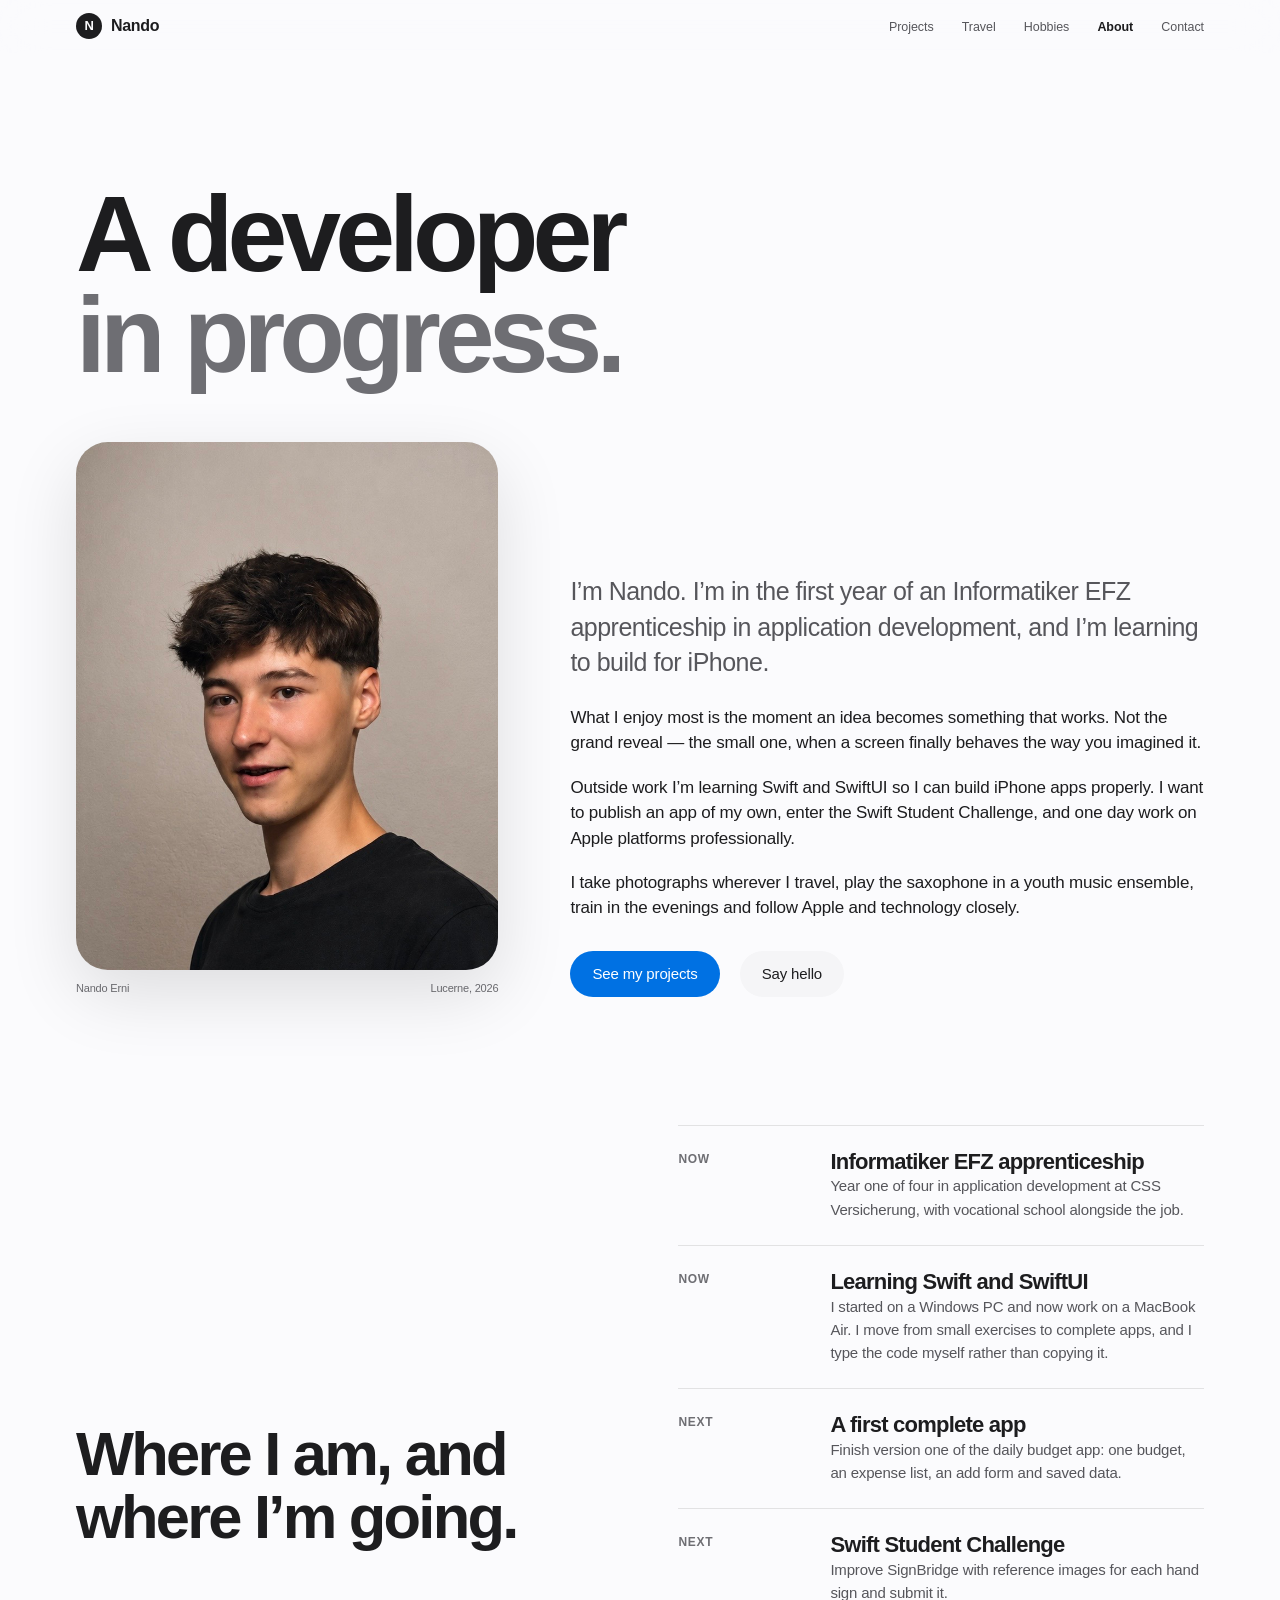
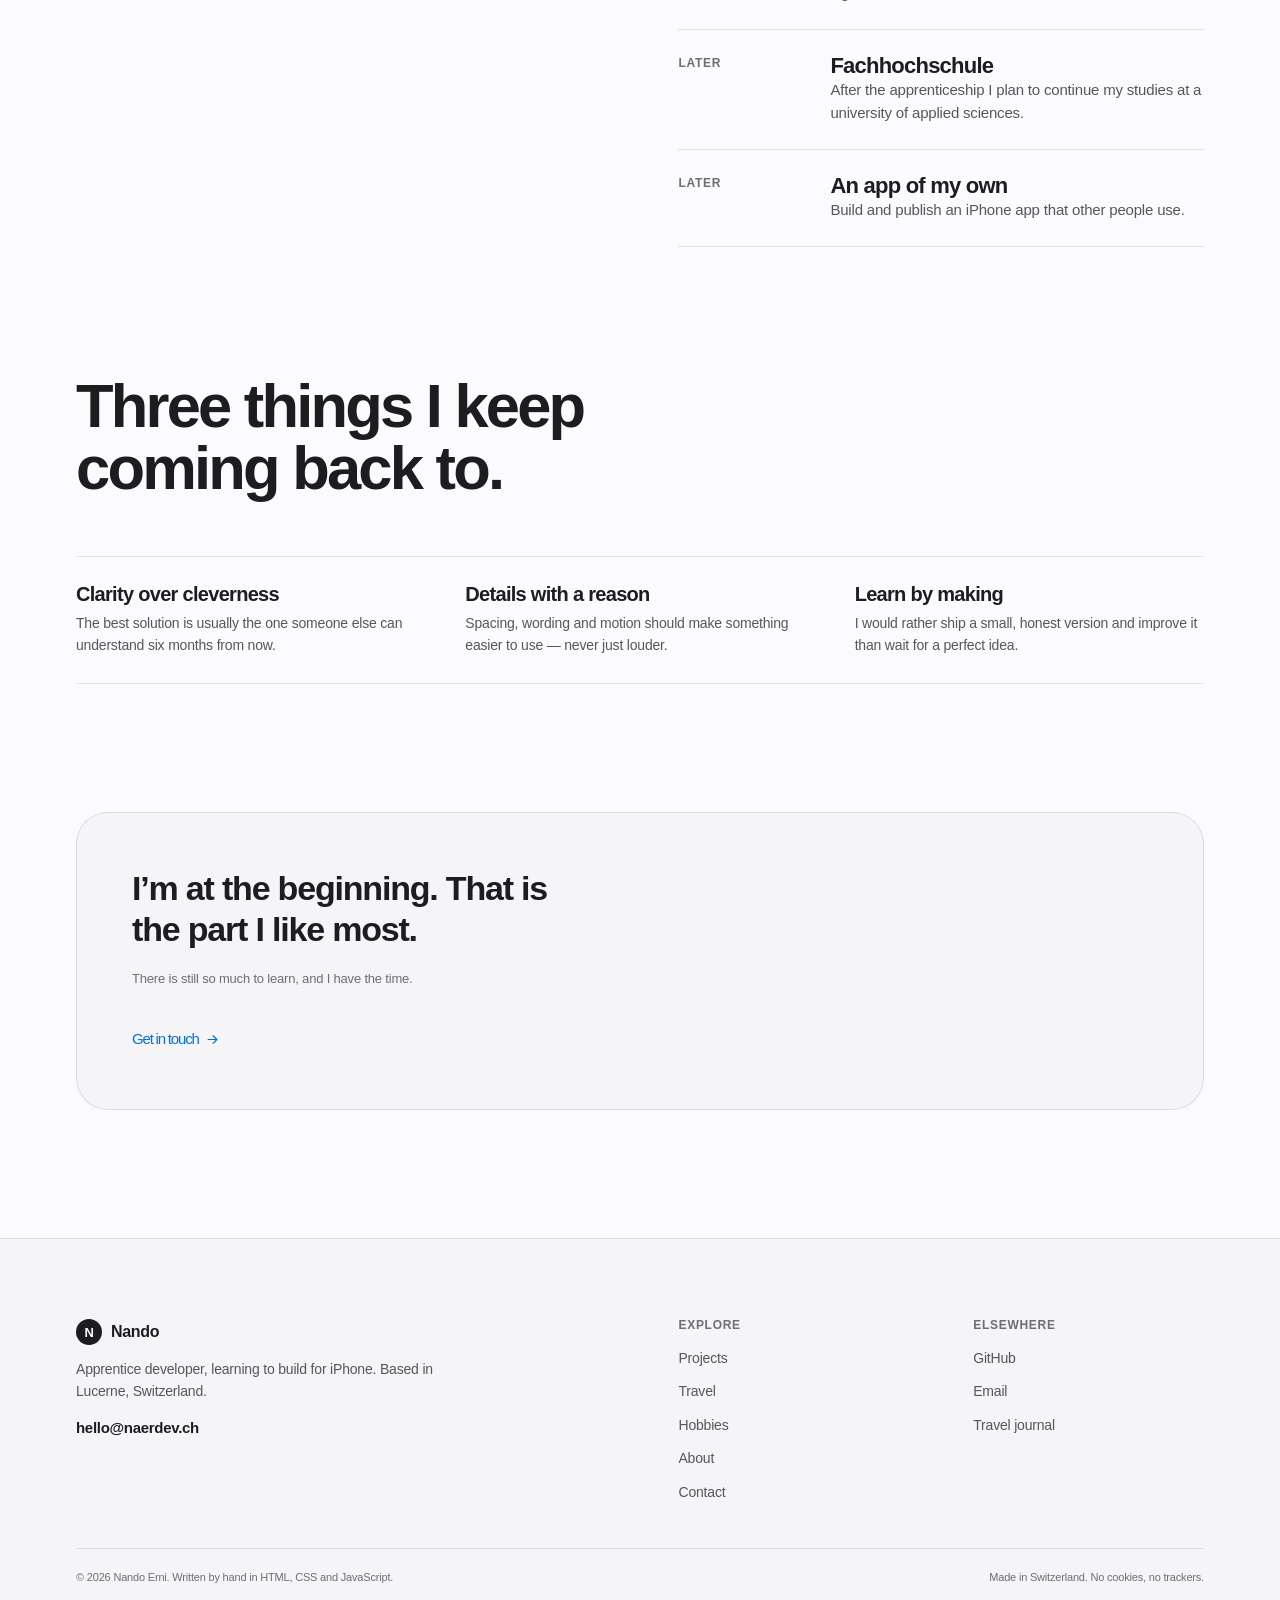
<file: about.html>
<!doctype html>
<html lang="en">
<head>
<meta charset="utf-8">
<meta name="viewport" content="width=device-width, initial-scale=1">
<title>About — Nando Erni</title>
<meta name="description" content="About Nando Erni: an apprentice software developer in Switzerland learning Swift and SwiftUI, who travels, photographs and plays the saxophone.">
<meta name="color-scheme" content="light dark">
<meta name="theme-color" content="#fbfbfd">

<link rel="canonical" href="https://naerdev.ch/about.html">
<link rel="icon" href="favicon.svg" type="image/svg+xml">
<meta property="og:type" content="website">
<meta property="og:site_name" content="Nando Erni">
<meta property="og:title" content="About — Nando Erni">
<meta property="og:description" content="A developer in progress, based in Lucerne.">
<meta property="og:url" content="https://naerdev.ch/about.html">
<meta property="og:image" content="https://naerdev.ch/images/og.png">
<meta name="twitter:card" content="summary_large_image">
<link rel="stylesheet" href="css/style.css?v=20261117b">
</head>
<body data-page="about">
<a class="skip" href="#main">Skip to content</a>
<header class="site-header" id="site-header"><div class="bar"><a class="wordmark" href="index.html">Nando</a><noscript><nav class="fallback-nav" aria-label="Main"><a href="projects.html">Projects</a><a href="travel.html">Travel</a><a href="hobbies.html">Hobbies</a><a href="about.html">About</a><a href="contact.html">Contact</a></nav></noscript></div></header>

<main id="main">
  <section class="about-hero">
    <div class="wrap">
      <h1>A developer<br><span class="muted">in progress.</span></h1>
    </div>
  </section>

  <section class="section" style="padding-top:0">
    <div class="wrap about-grid">
      <div class="portrait" data-reveal>
        <div data-slot="images/about/portrait.jpg" data-alt="Portrait of Nando Erni" data-ratio="4/5" data-label="Portrait" data-tone="212"></div>
        <div class="portrait-caption"><span>Nando Erni</span><span>Lucerne, 2026</span></div>
      </div>
      <div class="about-copy" data-reveal data-delay="1">
        <p class="lede">I&rsquo;m Nando. I&rsquo;m in the first year of an Informatiker EFZ apprenticeship in application development, and I&rsquo;m learning to build for iPhone.</p>
        <div class="prose">
          <p>What I enjoy most is the moment an idea becomes something that works. Not the grand reveal &mdash; the small one, when a screen finally behaves the way you imagined it.</p>
          <p>Outside work I&rsquo;m learning Swift and SwiftUI so I can build iPhone apps properly. I want to publish an app of my own, enter the Swift Student Challenge, and one day work on Apple platforms professionally.</p>
          <p>I take photographs wherever I travel, play the saxophone in a youth music ensemble, train in the evenings and follow Apple and technology closely.</p>
        </div>
        <div class="hero-actions">
          <a class="btn" href="projects.html">See my projects</a>
          <a class="btn secondary" href="contact.html">Say hello</a>
        </div>
      </div>
    </div>
  </section>

  <section class="section" style="padding-top:0">
    <div class="wrap split">
      <div data-reveal>
        <h2>Where I am, and where I&rsquo;m going.</h2>
      </div>
      <ol class="timeline" data-reveal data-delay="1">
        <li class="timeline-item"><span class="timeline-when">Now</span><div><h3>Informatiker EFZ apprenticeship</h3><p>Year one of four in application development<span data-employer></span>, with vocational school alongside the job.</p></div></li>
        <li class="timeline-item"><span class="timeline-when">Now</span><div><h3>Learning Swift and SwiftUI</h3><p>I started on a Windows PC and now work on a MacBook Air. I move from small exercises to complete apps, and I type the code myself rather than copying it.</p></div></li>
        <li class="timeline-item"><span class="timeline-when">Next</span><div><h3>A first complete app</h3><p>Finish version one of the daily budget app: one budget, an expense list, an add form and saved data.</p></div></li>
        <li class="timeline-item"><span class="timeline-when">Next</span><div><h3>Swift Student Challenge</h3><p>Improve SignBridge with reference images for each hand sign and submit it.</p></div></li>
        <li class="timeline-item"><span class="timeline-when">Later</span><div><h3>Fachhochschule</h3><p>After the apprenticeship I plan to continue my studies at a university of applied sciences.</p></div></li>
        <li class="timeline-item"><span class="timeline-when">Later</span><div><h3>An app of my own</h3><p>Build and publish an iPhone app that other people use.</p></div></li>
      </ol>
    </div>
  </section>

  <section class="section" style="padding-top:0">
    <div class="wrap">
      <div class="section-head" data-reveal><div><h2>Three things I keep coming back to.</h2></div></div>
      <div class="values" data-reveal>
        <div><h3>Clarity over cleverness</h3><p>The best solution is usually the one someone else can understand six months from now.</p></div>
        <div><h3>Details with a reason</h3><p>Spacing, wording and motion should make something easier to use &mdash; never just louder.</p></div>
        <div><h3>Learn by making</h3><p>I would rather ship a small, honest version and improve it than wait for a perfect idea.</p></div>
      </div>
    </div>
  </section>

  <section class="section" style="padding-top:0">
    <div class="wrap">
      <div class="hobby-quote" data-reveal>
        <p>I&rsquo;m at the beginning. That is the part I like most.</p>
        <span>There is still so much to learn, and I have the time.</span>
        <p style="margin-top:24px"><a class="text-link" href="contact.html">Get in touch<svg viewBox="0 0 24 24" fill="none" stroke="currentColor" stroke-width="1.8" stroke-linecap="round" stroke-linejoin="round" aria-hidden="true"><path d="M5 12h14M13 6l6 6-6 6"/></svg></a></p>
      </div>
    </div>
  </section>
</main>

<footer class="site-footer" id="site-footer"></footer>
<script src="content/site.js?v=20261117b"></script>
<script src="js/main.js?v=20261117b"></script>
</body>
</html>
</file>
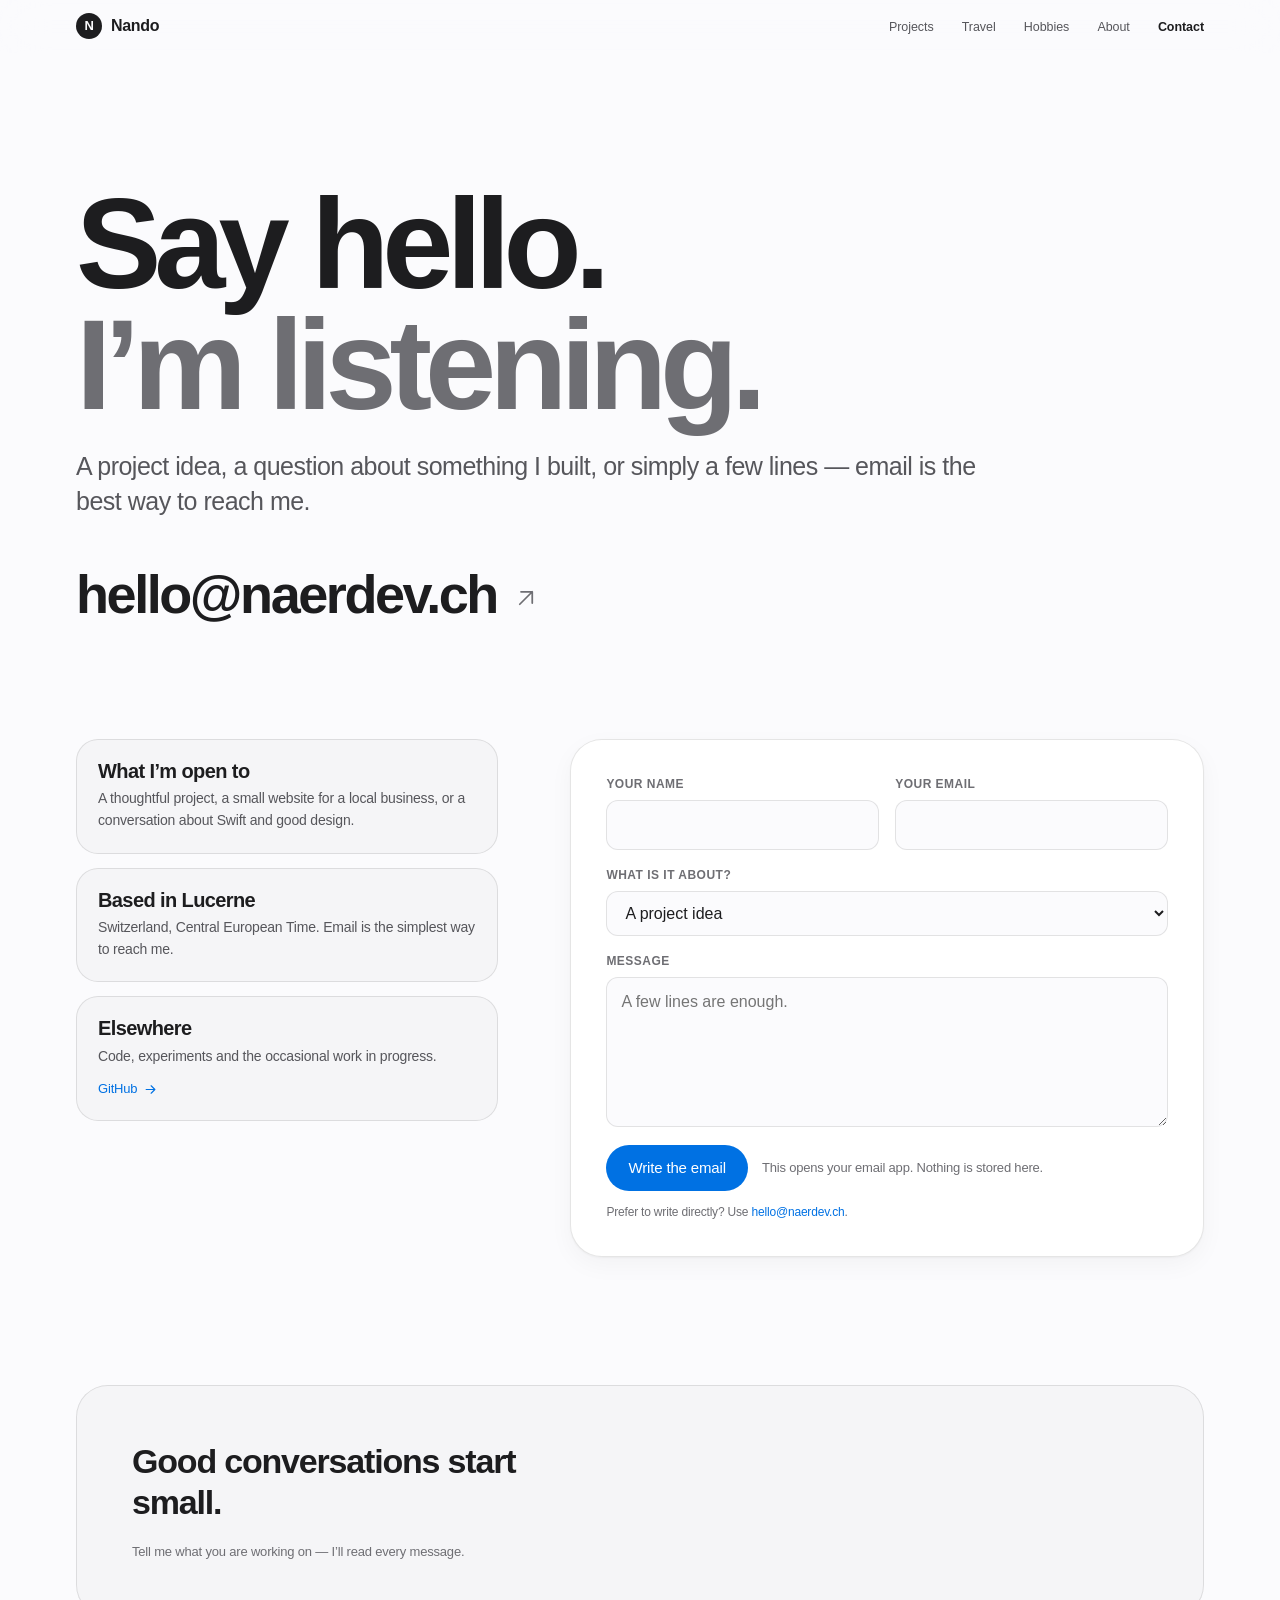
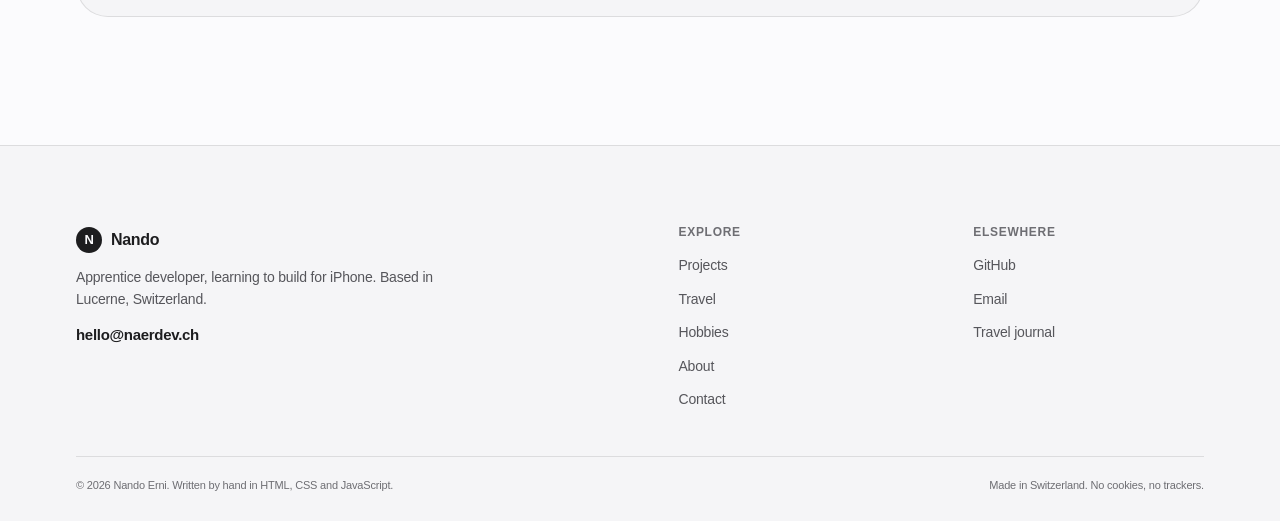
<file: contact.html>
<!doctype html>
<html lang="en">
<head>
<meta charset="utf-8">
<meta name="viewport" content="width=device-width, initial-scale=1">
<title>Contact — Nando Erni</title>
<meta name="description" content="Get in touch with Nando Erni about a project, an idea or just to say hello.">
<meta name="color-scheme" content="light dark">
<meta name="theme-color" content="#fbfbfd">

<link rel="canonical" href="https://naerdev.ch/contact.html">
<link rel="icon" href="favicon.svg" type="image/svg+xml">
<meta property="og:type" content="website">
<meta property="og:site_name" content="Nando Erni">
<meta property="og:title" content="Contact — Nando Erni">
<meta property="og:description" content="An idea, a question, or just a hello.">
<meta property="og:url" content="https://naerdev.ch/contact.html">
<meta property="og:image" content="https://naerdev.ch/images/og.png">
<meta name="twitter:card" content="summary_large_image">
<link rel="stylesheet" href="css/style.css?v=20261117b">
</head>
<body data-page="contact">
<a class="skip" href="#main">Skip to content</a>
<header class="site-header" id="site-header"><div class="bar"><a class="wordmark" href="index.html">Nando</a><noscript><nav class="fallback-nav" aria-label="Main"><a href="projects.html">Projects</a><a href="travel.html">Travel</a><a href="hobbies.html">Hobbies</a><a href="about.html">About</a><a href="contact.html">Contact</a></nav></noscript></div></header>

<main id="main">
  <section class="contact-hero">
    <div class="wrap">
      <h1>Say hello.<br><span class="soft">I&rsquo;m listening.</span></h1>
      <p class="lede">A project idea, a question about something I built, or simply a few lines &mdash; email is the best way to reach me.</p>
      <a class="contact-email" data-site="email" href="mailto:hello@naerdev.ch"><span data-email-text>hello@naerdev.ch</span><svg viewBox="0 0 24 24" fill="none" stroke="currentColor" stroke-width="1.4" stroke-linecap="round" stroke-linejoin="round" aria-hidden="true"><path d="M7 17L17 7M8 7h9v9"/></svg></a>
    </div>
  </section>

  <section class="section" style="padding-top:clamp(24px,4vw,48px)">
    <div class="wrap contact-grid">
      <aside class="contact-aside" data-reveal>
        <div class="contact-card">
          <h2>What I&rsquo;m open to</h2>
          <p>A thoughtful project, a small website for a local business, or a conversation about Swift and good design.</p>
        </div>
        <div class="contact-card">
          <h2>Based in Lucerne</h2>
          <p>Switzerland, Central European Time. Email is the simplest way to reach me.</p>
        </div>
        <div class="contact-card">
          <h2>Elsewhere</h2>
          <p>Code, experiments and the occasional work in progress.</p>
          <div id="contact-links" style="display:flex;flex-wrap:wrap;gap:12px 20px"></div>
        </div>
      </aside>

      <form class="contact-form" id="contact-form" data-reveal data-delay="1">
        <div class="form-grid two">
          <div class="field">
            <label for="f-name">Your name</label>
            <input id="f-name" name="name" autocomplete="name" required>
          </div>
          <div class="field">
            <label for="f-email">Your email</label>
            <input id="f-email" name="email" type="email" autocomplete="email">
          </div>
        </div>
        <div class="field" style="margin-top:16px">
          <label for="f-topic">What is it about?</label>
          <select id="f-topic" name="topic">
            <option>A project idea</option>
            <option>A question about my work</option>
            <option>A website for a local business</option>
            <option>Just saying hello</option>
          </select>
        </div>
        <div class="field" style="margin-top:16px">
          <label for="f-msg">Message</label>
          <textarea id="f-msg" name="message" required placeholder="A few lines are enough."></textarea>
        </div>
        <div class="form-submit">
          <button class="btn" type="submit">Write the email</button>
          <span class="small muted">This opens your email app. Nothing is stored here.</span>
        </div>
        <p class="form-note">Prefer to write directly? Use <a data-site="email" href="mailto:hello@naerdev.ch">hello@naerdev.ch</a>.</p>
        <p class="form-success" id="form-success" hidden></p>
      </form>
    </div>
  </section>

  <section class="section" style="padding-top:0">
    <div class="wrap">
      <div class="hobby-quote" data-reveal>
        <p>Good conversations start small.</p>
        <span>Tell me what you are working on &mdash; I&rsquo;ll read every message.</span>
      </div>
    </div>
  </section>
</main>

<footer class="site-footer" id="site-footer"></footer>
<script src="content/site.js?v=20261117b"></script>
<script src="js/main.js?v=20261117b"></script>
<script src="js/contact.js?v=20261117b"></script>
</body>
</html>
</file>
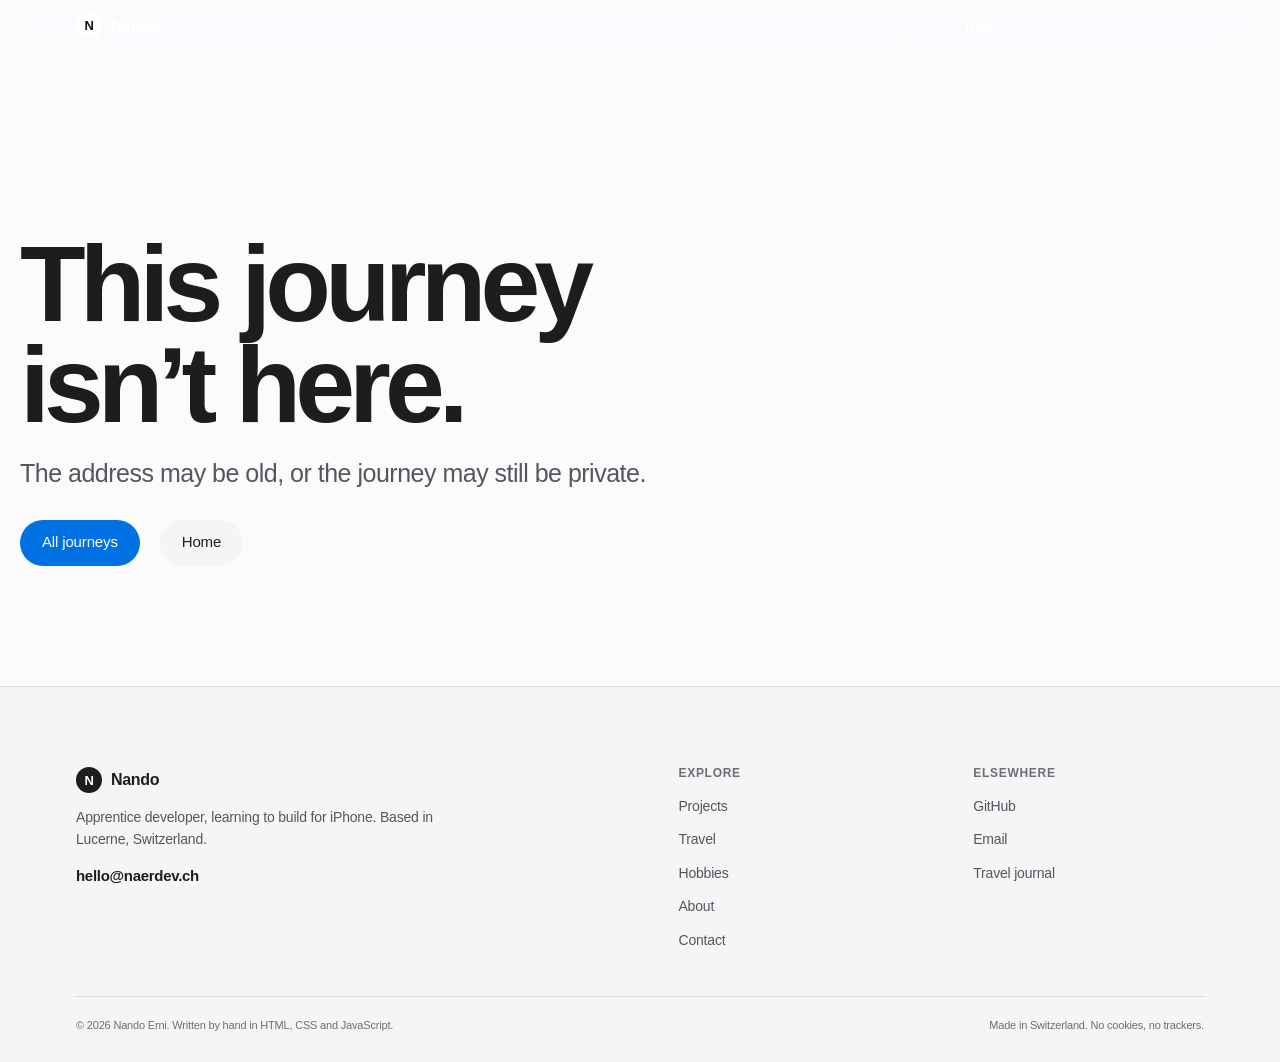
<file: trip.html>
<!doctype html>
<html lang="en">
<head>
<meta charset="utf-8">
<meta name="viewport" content="width=device-width, initial-scale=1">
<title>Journey — Nando Erni</title>
<meta name="description" content="A journey from the travel journal of Nando Erni.">
<meta name="color-scheme" content="light dark">
<meta name="theme-color" content="#09090a">

<link rel="canonical" href="https://naerdev.ch/trip.html">
<link rel="icon" href="favicon.svg" type="image/svg+xml">
<meta property="og:type" content="article">
<meta property="og:site_name" content="Nando Erni">
<meta property="og:title" content="Journey — Nando Erni">
<meta property="og:description" content="A journey from the travel journal.">
<meta property="og:url" content="https://naerdev.ch/trip.html">
<meta property="og:image" content="https://naerdev.ch/images/og.png">
<meta name="twitter:card" content="summary_large_image">
<link rel="stylesheet" href="css/style.css?v=20261117b">
<link rel="stylesheet" href="css/travel.css?v=20261117b">
</head>
<body data-page="travel" class="journey-page">
<a class="skip" href="#main">Skip to content</a>
<header class="site-header" id="site-header"><div class="bar"><a class="wordmark" href="index.html">Nando</a><noscript><nav class="fallback-nav" aria-label="Main"><a href="projects.html">Projects</a><a href="travel.html">Travel</a><a href="hobbies.html">Hobbies</a><a href="about.html">About</a><a href="contact.html">Contact</a></nav></noscript></div></header>

<main id="main">
  <div id="journey-root"></div>
  <noscript><div class="wrap j-notfound"><h1>This journey needs JavaScript.</h1><p class="lede">Please enable JavaScript, or <a href="travel.html">return to the journal</a>.</p></div></noscript>
</main>

<footer class="site-footer" id="site-footer"></footer>
<script src="content/site.js?v=20261117b"></script>
<script src="js/main.js?v=20261117b"></script>
<script src="content/trips.js?v=20261117b"></script>
<script src="content/photo-index.js?v=20261117b"></script>
<script src="js/lightbox.js?v=20261117b"></script>
<script src="js/travel.js?v=20261117b"></script>
</body>
</html>
</file>
<file: css/style.css>
/* ==========================================================================
   Nando — personal site
   An Apple-inspired editorial system: SF Pro, calm surfaces, large type,
   generous space, precise hairlines, restrained motion.
   ========================================================================== */

/* 1. Tokens ---------------------------------------------------------------- */
:root {
  color-scheme: light dark;
  --bg: #fbfbfd;
  --bg-2: #f5f5f7;
  --surface: #ffffff;
  --ink: #1d1d1f;
  --ink-2: #56565b;
  --ink-3: #6e6e73;
  --line: rgba(0, 0, 0, .10);
  --line-2: rgba(0, 0, 0, .16);
  --blue: #0071e3;
  --blue-soft: rgba(0, 113, 227, .10);
  --green: #30a14e;
  --shadow-sm: 0 1px 2px rgba(0, 0, 0, .04), 0 8px 24px rgba(0, 0, 0, .04);
  --shadow: 0 24px 70px rgba(0, 0, 0, .12);
  --shadow-lg: 0 50px 120px rgba(0, 0, 0, .20);
  --r-sm: 14px;
  --r: 22px;
  --r-lg: 32px;
  --r-xl: 44px;
  --max: 1240px;
  --wide: 1480px;
  --gutter: clamp(20px, 4.6vw, 56px);
  --header: 52px;
  --sans: -apple-system, BlinkMacSystemFont, "SF Pro Display", "SF Pro Text", "Helvetica Neue", Helvetica, Arial, sans-serif;
  --mono: ui-monospace, "SF Mono", SFMono-Regular, Menlo, Consolas, monospace;
  --ease: cubic-bezier(.22, .7, .2, 1);
}

@media (prefers-color-scheme: dark) {
  :root {
    --bg: #000000;
    --bg-2: #0c0c0e;
    --surface: #151517;
    --ink: #f5f5f7;
    --ink-2: #b8b8bd;
    --ink-3: #a1a1a6;
    --line: rgba(255, 255, 255, .12);
    --line-2: rgba(255, 255, 255, .20);
    --blue: #2997ff;
    --blue-soft: rgba(41, 151, 255, .14);
    --green: #30d158;
    --shadow-sm: 0 1px 2px rgba(0, 0, 0, .35), 0 8px 24px rgba(0, 0, 0, .30);
    --shadow: 0 24px 70px rgba(0, 0, 0, .55);
    --shadow-lg: 0 50px 120px rgba(0, 0, 0, .70);
  }
}

/* 2. Base ------------------------------------------------------------------ */
*, *::before, *::after { box-sizing: border-box; }
html {
  -webkit-text-size-adjust: 100%;
  scroll-behavior: smooth;
  scroll-padding-top: calc(var(--header) + 24px);
}
body {
  margin: 0;
  background: var(--bg);
  color: var(--ink);
  font: 17px/1.5 var(--sans);
  letter-spacing: -.011em;
  -webkit-font-smoothing: antialiased;
  text-rendering: optimizeLegibility;
  overflow-x: hidden;
}
body.no-scroll, body.menu-open { overflow: hidden; }
img { display: block; max-width: 100%; }
a { color: var(--blue); text-decoration: none; }
a:hover { text-decoration: underline; text-underline-offset: 3px; }
button, input, textarea, select { font: inherit; color: inherit; }
button { cursor: pointer; }
h1, h2, h3, h4, p, ul, ol, figure, dl, dd { margin: 0; }
ul, ol { padding: 0; list-style: none; }
::selection { background: var(--blue); color: #fff; }
:focus-visible { outline: 3px solid var(--blue); outline-offset: 3px; border-radius: 6px; }
.skip {
  position: fixed; left: 16px; top: -80px; z-index: 300;
  padding: 10px 16px; border-radius: 10px;
  background: var(--ink); color: var(--bg); font-size: 14px;
}
.skip:focus { top: 12px; text-decoration: none; }
.sr-only {
  position: absolute; width: 1px; height: 1px; padding: 0; margin: -1px;
  overflow: hidden; clip: rect(0 0 0 0); white-space: nowrap; border: 0;
}

h1, .display {
  font-size: clamp(48px, 8.4vw, 112px);
  line-height: .94; letter-spacing: -.055em; font-weight: 700;
  text-wrap: balance;
}
h2 { font-size: clamp(34px, 4.8vw, 64px); line-height: 1.02; letter-spacing: -.045em; font-weight: 700; text-wrap: balance; }
h3 { font-size: clamp(22px, 2.4vw, 30px); line-height: 1.12; letter-spacing: -.035em; font-weight: 600; }
h4 { font-size: 17px; line-height: 1.3; letter-spacing: -.02em; font-weight: 600; }
.lede {
  font-size: clamp(19px, 2.1vw, 25px); line-height: 1.42;
  letter-spacing: -.02em; color: var(--ink-2); max-width: 36em;
}
.muted { color: var(--ink-3); }
.small { font-size: 13px; line-height: 1.5; }
.prose { max-width: 42em; }
.prose p + p { margin-top: 1.1em; }
.prose strong { font-weight: 600; color: var(--ink); }
.text-link { display: inline-flex; align-items: center; gap: 6px; font-size: 15px; font-weight: 500; color: var(--blue); }
.text-link svg { width: 15px; height: 15px; transition: transform .25s var(--ease); }
.text-link:hover { text-decoration: none; }
.text-link:hover svg { transform: translateX(3px); }
.hairline { height: 1px; background: var(--line); border: 0; }

/* 3. Layout ---------------------------------------------------------------- */
.wrap { width: 100%; max-width: var(--max); margin: 0 auto; padding: 0 var(--gutter); }
.wrap-wide { width: 100%; max-width: var(--wide); margin: 0 auto; padding: 0 var(--gutter); }
.section { padding: clamp(72px, 10vw, 140px) 0; }
.section + .section { padding-top: 0; }
.section-head { display: flex; flex-wrap: wrap; align-items: end; justify-content: space-between; gap: 24px 48px; margin-bottom: clamp(32px, 5vw, 56px); }
.section-head h2 { max-width: 16ch; }
.section-head .lede { max-width: 28em; }
.split { display: grid; gap: clamp(32px, 6vw, 80px); align-items: center; }
@media (min-width: 900px) { .split { grid-template-columns: 1fr 1fr; } .split.wide-left { grid-template-columns: 1.25fr .75fr; } .split.wide-right { grid-template-columns: .75fr 1.25fr; } }

/* 4. Buttons --------------------------------------------------------------- */
.btn {
  display: inline-flex; align-items: center; justify-content: center; gap: 8px;
  min-height: 46px; padding: 0 22px; border: 0; border-radius: 980px;
  background: var(--blue); color: #fff; font-size: 15px; font-weight: 500;
  letter-spacing: -.01em; transition: transform .2s var(--ease), filter .2s ease, background .2s ease;
}
.btn:hover { text-decoration: none; filter: brightness(1.08); transform: translateY(-1px); }
.btn:active { transform: translateY(0); }
.btn.secondary { background: var(--bg-2); color: var(--ink); }
.btn.secondary:hover { background: color-mix(in srgb, var(--bg-2) 80%, var(--ink) 8%); }
.btn.ghost { background: transparent; color: var(--blue); padding: 0 2px; min-height: 0; }
.btn.ghost:hover { filter: none; transform: none; text-decoration: underline; text-underline-offset: 4px; }
.btn svg { width: 16px; height: 16px; }

/* 5. Header ---------------------------------------------------------------- */
.site-header {
  position: sticky; top: 0; z-index: 100;
  min-height: var(--header);
  background: color-mix(in srgb, var(--bg) 82%, transparent);
  -webkit-backdrop-filter: saturate(180%) blur(22px);
  backdrop-filter: saturate(180%) blur(22px);
  border-bottom: 1px solid transparent;
  transition: border-color .3s ease, background .3s ease;
}
.site-header.is-scrolled { border-bottom-color: var(--line); }
.bar {
  max-width: var(--max); margin: 0 auto; padding: 0 var(--gutter);
  height: var(--header); display: flex; align-items: center; justify-content: space-between; gap: 24px;
}
.wordmark { display: inline-flex; align-items: center; gap: 9px; color: var(--ink); font-size: 16px; font-weight: 600; letter-spacing: -.02em; }
.wordmark:hover { text-decoration: none; }
.wordmark-mark {
  display: grid; place-items: center; width: 26px; height: 26px; border-radius: 50%;
  background: var(--ink); color: var(--bg); font-size: 13px; font-weight: 700; letter-spacing: -.04em;
}
.nav ul { display: none; align-items: center; gap: clamp(18px, 2.2vw, 32px); }
.nav a { color: var(--ink-2); font-size: 12.5px; letter-spacing: -.005em; }
.nav a:hover, .nav a[aria-current="page"] { color: var(--ink); text-decoration: none; }
.nav a[aria-current="page"] { font-weight: 600; }
.menu-btn {
  display: inline-flex; align-items: center; gap: 7px;
  appearance: none; border: 0; background: none; color: var(--ink);
  min-height: 44px; padding: 0 2px; font-size: 14px; font-weight: 500;
}
.menu-btn svg { width: 17px; height: 17px; }
.menu-panel {
  position: fixed; inset: var(--header) 0 0 0; z-index: 99;
  background: var(--bg); padding: 24px var(--gutter) 48px; overflow-y: auto;
}
.menu-panel[hidden] { display: none; }
.menu-panel nav { display: grid; }
.menu-panel a {
  display: flex; align-items: baseline; justify-content: space-between; gap: 16px;
  padding: 16px 0; border-bottom: 1px solid var(--line);
  color: var(--ink); font-size: clamp(30px, 9vw, 46px); font-weight: 700; letter-spacing: -.045em;
}
.menu-panel a:hover { color: var(--blue); text-decoration: none; }
.menu-panel a span { color: var(--ink-3); font-size: 12px; font-weight: 500; letter-spacing: .04em; }
.menu-foot { display: flex; flex-wrap: wrap; gap: 12px 24px; margin-top: 32px; color: var(--ink-3); font-size: 13px; }
.menu-foot a { color: var(--ink-2); }
@media (min-width: 900px) {
  .nav ul { display: flex; }
  .menu-btn, .menu-panel { display: none; }
}
.fallback-nav { display: flex; flex-wrap: wrap; gap: 14px; padding: 0 var(--gutter); font-size: 13px; }

/* 6. Hero ------------------------------------------------------------------ */
.hero { position: relative; padding: clamp(56px, 8vw, 110px) 0 0; overflow: hidden; }
.hero-grid { display: grid; gap: clamp(46px, 7vw, 72px); align-items: center; }
.hero-copy { position: relative; z-index: 2; }
.hero h1 { margin-top: 18px; max-width: 11ch; }
.hero h1 .soft { color: var(--ink-3); }
.hero .lede { margin-top: 26px; max-width: 33em; }
.hero-actions { display: flex; flex-wrap: wrap; align-items: center; gap: 12px 20px; margin-top: 30px; }
@media (min-width: 960px) { .hero-grid { grid-template-columns: 1.02fr .98fr; gap: 40px; } .hero h1 { font-size: clamp(64px, 7.3vw, 112px); } }

.hero-stage {
  position: relative; min-height: clamp(440px, 56vw, 660px);
  border-radius: var(--r-xl); overflow: hidden;
  background:
    radial-gradient(80% 60% at 78% 18%, rgba(10, 132, 255, .35), transparent 56%),
    radial-gradient(70% 70% at 18% 90%, rgba(191, 90, 242, .25), transparent 58%),
    linear-gradient(145deg, #111114 0%, #1d1d20 55%, #0a0a0b 100%);
  box-shadow: var(--shadow-lg);
  isolation: isolate;
}
.hero-stage::before {
  content: ""; position: absolute; inset: 0; z-index: 0; opacity: .35;
  background-image: linear-gradient(rgba(255,255,255,.06) 1px, transparent 1px), linear-gradient(90deg, rgba(255,255,255,.06) 1px, transparent 1px);
  background-size: 46px 46px;
  mask-image: radial-gradient(80% 80% at 50% 50%, #000 20%, transparent 78%);
}
.hero-stage::after {
  content: ""; position: absolute; inset: 0; z-index: 1; pointer-events: none;
  background: linear-gradient(to top, rgba(0,0,0,.5), transparent 45%);
}
.stage-caption {
  position: absolute; z-index: 4; left: clamp(18px, 3vw, 30px); bottom: clamp(18px, 3vw, 28px);
  max-width: 17em; color: rgba(255,255,255,.78); font-size: 12px; line-height: 1.5;
}
.stage-caption strong { display: block; margin-bottom: 3px; color: #fff; font-size: 13px; font-weight: 600; }
.phone {
  position: absolute; z-index: 3; left: 50%; top: 50%; translate: -50% -50%;
  width: clamp(212px, 21vw, 274px); aspect-ratio: 9 / 19.3;
  padding: 8px; border-radius: clamp(36px, 4vw, 48px);
  background: linear-gradient(145deg, #3a3a3c, #0b0b0c 45%, #2c2c2e);
  box-shadow: 0 40px 90px rgba(0,0,0,.55), inset 0 0 0 1px rgba(255,255,255,.16);
  rotate: -5deg;
}
.phone-screen {
  position: relative; height: 100%; overflow: hidden; border-radius: clamp(29px, 3.2vw, 40px);
  background: linear-gradient(180deg, #fbfbfd, #f1f1f4); color: #1d1d1f;
}
.phone-notch {
  position: absolute; top: 8px; left: 50%; translate: -50% 0;
  width: 34%; height: 20px; border-radius: 999px; background: #0b0b0c; z-index: 3;
}
.app-screen { height: 100%; padding: 34px 17px 16px; display: flex; flex-direction: column; }
.app-status { display: flex; justify-content: space-between; font-size: 8.5px; font-weight: 600; color: #1d1d1f; }
.app-status .signal { letter-spacing: 1px; }
.app-kicker { margin-top: 20px; color: #86868b; font-size: 8.5px; font-weight: 600; letter-spacing: .08em; text-transform: uppercase; }
.app-title { margin-top: 4px; font-size: 17px; font-weight: 700; letter-spacing: -.05em; }
.app-gauge { position: relative; margin: 10px auto 0; width: 100%; max-width: 174px; }
.app-gauge svg { width: 100%; height: auto; overflow: visible; }
.app-gauge .track { stroke: #e5e5ea; }
.app-gauge-value { position: absolute; left: 0; right: 0; top: 50%; text-align: center; font-size: 22px; font-weight: 700; letter-spacing: -.06em; font-variant-numeric: tabular-nums; }
.app-gauge-label { margin-top: 2px; text-align: center; color: #86868b; font-size: 8px; }
.app-list { margin-top: 14px; display: grid; gap: 8px; }
.app-row { display: flex; align-items: center; gap: 8px; padding: 8px 9px; border-radius: 10px; background: #fff; box-shadow: 0 1px 2px rgba(0,0,0,.04); }
.app-row .ico { width: 22px; height: 22px; border-radius: 7px; background: #eef3ff; color: #0a84ff; display: grid; place-items: center; font-size: 8px; font-weight: 700; }
.app-row .txt { flex: 1; min-width: 0; }
.app-row b { display: block; font-size: 8.5px; font-weight: 600; }
.app-row small { display: block; margin-top: 1px; color: #86868b; font-size: 7px; }
.app-row .amt { font-size: 8.5px; font-weight: 600; font-variant-numeric: tabular-nums; }
.app-add { margin-top: auto; display: flex; align-items: center; justify-content: center; height: 30px; border-radius: 999px; background: #0a84ff; color: #fff; font-size: 8.5px; font-weight: 600; }
@media (max-width: 899px) {
  .hero-stage { min-height: 500px; }
  .phone { width: clamp(205px, 56vw, 250px); }
}

/* 7. Media and placeholders ------------------------------------------------ */
.media {
  position: relative; overflow: hidden; background: var(--bg-2);
  aspect-ratio: var(--ratio, 3 / 2); isolation: isolate;
}
.media > img {
  position: absolute; inset: 0; z-index: 2; width: 100%; height: 100%;
  object-fit: cover; opacity: 0; transition: opacity .6s var(--ease);
}
.media.is-loaded > img { opacity: 1; }
.media-ph {
  position: absolute; inset: 0; z-index: 1; display: flex; flex-direction: column;
  align-items: flex-start; justify-content: flex-end; gap: 6px; padding: clamp(16px, 3vw, 28px);
  color: rgba(255,255,255,.72); text-align: left;
  background:
    radial-gradient(90% 90% at 78% 12%, hsla(var(--tone, 212), 72%, 58%, .50), transparent 56%),
    radial-gradient(90% 100% at 12% 92%, hsla(calc(var(--tone, 212) + 45), 60%, 42%, .45), transparent 58%),
    linear-gradient(145deg, #151518 0%, #232326 58%, #0d0d0f 100%);
}
.media-ph::before {
  content: ""; position: absolute; inset: 0; z-index: -1; opacity: .28;
  background-image: linear-gradient(rgba(255,255,255,.10) 1px, transparent 1px), linear-gradient(90deg, rgba(255,255,255,.10) 1px, transparent 1px);
  background-size: 38px 38px;
  mask-image: linear-gradient(to top, #000, transparent 75%);
}
.media-ph .ph-icon {
  position: absolute; top: clamp(14px, 2.5vw, 22px); right: clamp(14px, 2.5vw, 22px);
  display: grid; place-items: center; width: 34px; height: 34px; border-radius: 50%;
  border: 1px solid rgba(255,255,255,.18); background: rgba(255,255,255,.08);
  color: rgba(255,255,255,.72);
}
.media-ph .ph-icon svg { width: 16px; height: 16px; }
.media-ph .ph-label { font-size: 11px; font-weight: 600; letter-spacing: .065em; text-transform: uppercase; color: rgba(255,255,255,.8); }
.media-ph .ph-hint { font-family: var(--mono); font-size: 10px; color: rgba(255,255,255,.42); word-break: break-all; }
.media.is-loaded .media-ph { opacity: 0; visibility: hidden; transition: opacity .4s ease, visibility .4s; }
.media.round { border-radius: var(--r); }
.media.round-lg { border-radius: var(--r-lg); }
.media.cover-media { position: absolute; inset: 0; aspect-ratio: auto; height: 100%; background: transparent; }
.media.cover-media .media-ph { display: none; }
.media.cover-media > img { opacity: 1; }
.project-shot .media,
.journey-cover .media,
.j-next-cover .media,
.mini-trip .media { background: transparent; }

/* 8. Home sections --------------------------------------------------------- */
.statement { padding-top: clamp(56px, 8vw, 100px); }
.statement-grid { display: grid; gap: 28px; }
.statement-text {
  font-size: clamp(30px, 4.6vw, 58px); line-height: 1.08; letter-spacing: -.045em;
  font-weight: 600; max-width: 24ch; text-wrap: balance;
}
.statement-text .soft { color: var(--ink-3); }
.statement-meta { display: grid; gap: 18px; align-content: end; }
@media (min-width: 900px) { .statement-grid { grid-template-columns: 1.5fr .5fr; gap: 64px; } }

.home-projects { display: grid; gap: 22px; }
@media (min-width: 760px) { .home-projects { grid-template-columns: repeat(2, minmax(0, 1fr)); } .home-projects > :first-child { grid-column: 1 / -1; } }
.project-card {
  display: flex; flex-direction: column; overflow: hidden;
  border-radius: var(--r-lg); background: var(--surface);
  box-shadow: inset 0 0 0 1px var(--line);
  color: var(--ink); transition: transform .35s var(--ease), box-shadow .35s ease;
}
.project-card:hover { text-decoration: none; transform: translateY(-4px); box-shadow: inset 0 0 0 1px var(--line), var(--shadow); }
.project-card .media { border-radius: 0; }
.project-card-body { display: flex; flex-direction: column; gap: 8px; padding: 24px; }
.project-card h3 { font-size: clamp(24px, 2.6vw, 34px); }
.project-card p { color: var(--ink-2); font-size: 15px; line-height: 1.5; max-width: 38em; }
.project-card .text-link { margin-top: 4px; }

.travel-band { background: var(--bg-2); padding: clamp(72px, 10vw, 140px) 0; }
.travel-band .section-head { margin-bottom: 36px; }
.home-travel { display: grid; gap: 18px; }
@media (min-width: 700px) { .home-travel { grid-template-columns: repeat(2, minmax(0, 1fr)); } }
@media (min-width: 1080px) { .home-travel { grid-template-columns: 1.4fr .6fr .6fr; } .home-travel > :first-child { grid-row: span 2; } }
.mini-trip { position: relative; display: block; overflow: hidden; border-radius: var(--r); color: #fff; aspect-ratio: 4 / 3; box-shadow: var(--shadow-sm); }
.mini-trip:first-child { aspect-ratio: 16 / 10; }
.mini-trip:hover { text-decoration: none; }
.mini-trip .media { position: absolute; inset: 0; aspect-ratio: auto; height: 100%; }
.mini-trip .cover-art { position: absolute; inset: 0; }
.mini-trip-body { position: absolute; z-index: 3; inset: auto 0 0 0; padding: 20px; background: linear-gradient(to top, rgba(0,0,0,.72), transparent); }
.mini-trip-body p { color: rgba(255,255,255,.65); font-size: 11px; font-weight: 600; letter-spacing: .07em; text-transform: uppercase; }
.mini-trip-body h3 { margin-top: 4px; color: #fff; font-size: clamp(22px, 2.4vw, 30px); }
.mini-trip-body span { display: block; margin-top: 3px; color: rgba(255,255,255,.72); font-size: 12px; }

.hobby-teaser { display: grid; gap: 34px; align-items: center; }
.hobby-teaser .media { border-radius: var(--r-lg); box-shadow: var(--shadow); }
.hobby-teaser-copy .lede { margin-top: 18px; }
.hobby-teaser-copy .hero-actions { margin-top: 24px; }
@media (min-width: 900px) { .hobby-teaser { grid-template-columns: 1.05fr .95fr; gap: 64px; } }

.now-grid { display: grid; gap: 1px; background: var(--line); border-top: 1px solid var(--line); border-bottom: 1px solid var(--line); }
.now-grid > div { padding: 26px 0; background: var(--bg); }
@media (min-width: 760px) { .now-grid { grid-template-columns: repeat(3, 1fr); column-gap: 40px; background: none; } .now-grid > div { border-top: 0; } }
.now-grid p { margin: 0; font-size: 17px; line-height: 1.45; color: var(--ink-2); }
.now-grid strong { color: var(--ink); font-weight: 600; }

.contact-band { padding: clamp(72px, 11vw, 150px) 0; background: #0b0b0d; color: #f5f5f7; }
.contact-band h2 { margin-top: 16px; font-size: clamp(44px, 8vw, 104px); letter-spacing: -.055em; }
.contact-band h2 .soft { color: rgba(255,255,255,.42); }
.contact-band p { margin-top: 18px; max-width: 34em; color: rgba(255,255,255,.64); font-size: clamp(17px, 2vw, 21px); }
.contact-band .btn { background: #fff; color: #1d1d1f; margin-top: 28px; }
.contact-band .btn:hover { filter: none; background: #f5f5f7; }

/* 9. Page hero ------------------------------------------------------------- */
.page-hero { padding: clamp(56px, 9vw, 124px) 0 clamp(38px, 6vw, 76px); }
.page-hero h1 { max-width: 13ch; margin-top: 16px; }
.page-hero .lede { margin-top: 24px; }
.page-hero-meta { display: flex; flex-wrap: wrap; gap: 10px 18px; margin-top: 28px; color: var(--ink-3); font-size: 13px; }
.page-hero-meta span { display: inline-flex; align-items: center; gap: 7px; }

.empty { padding: 24px 0; color: var(--ink-3); }
#gauge-arc { transition: stroke-dashoffset 1.6s var(--ease); }

.j-notfound { padding: clamp(120px, 18vw, 220px) 0 clamp(72px, 10vw, 120px); }
.j-notfound h1 { max-width: 12ch; margin-top: 14px; }
.j-notfound .lede { margin-top: 20px; }
.j-notfound .hero-actions { margin-top: 28px; }

/* 10. Projects ------------------------------------------------------------- */
.filters { display: flex; flex-wrap: wrap; gap: 8px; margin-bottom: clamp(28px, 4vw, 44px); }
.filter {
  appearance: none; border: 1px solid var(--line); background: transparent;
  min-height: 40px; padding: 0 14px; border-radius: 999px;
  color: var(--ink-2); font-size: 13px; transition: background .2s, color .2s, border-color .2s;
}
.filter:hover { border-color: var(--line-2); color: var(--ink); }
.filter[aria-pressed="true"] { background: var(--ink); border-color: var(--ink); color: var(--bg); }
.projects-list { display: grid; gap: clamp(56px, 9vw, 110px); }
.project { display: grid; gap: 28px; padding-top: clamp(28px, 4vw, 48px); border-top: 1px solid var(--line); scroll-margin-top: calc(var(--header) + 24px); }
.project[hidden] { display: none; }
.project-head { display: grid; gap: 14px; align-items: start; }
.project h2 { margin-top: 6px; font-size: clamp(38px, 5.6vw, 76px); }
.project-summary { margin-top: 12px; max-width: 34em; color: var(--ink-2); font-size: clamp(17px, 1.9vw, 21px); line-height: 1.45; }
.project-status { justify-self: start; display: inline-flex; align-items: center; gap: 7px; padding: 5px 10px; border-radius: 999px; background: var(--bg-2); color: var(--ink-2); font-size: 12px; font-weight: 500; }
@media (min-width: 900px) {
  .project-head { grid-template-columns: minmax(0, 1fr) auto; gap: 24px; }
  .project-status { margin-top: 6px; }
}
.project-showcase { display: grid; gap: 16px; }
.project-shot {
  position: relative; aspect-ratio: 16 / 10; overflow: hidden;
  border-radius: var(--r-lg); background: #0b0b0d;
  box-shadow: var(--shadow); isolation: isolate;
}
.project-shot::before {
  content: ""; position: absolute; inset: 0; z-index: 0;
  background:
    radial-gradient(90% 80% at 82% 12%, color-mix(in srgb, var(--accent, #0a84ff) 50%, transparent), transparent 60%),
    radial-gradient(70% 80% at 10% 92%, rgba(255,255,255,.10), transparent 60%),
    linear-gradient(145deg, #161619, #09090a);
}
.project-shot::after {
  content: ""; position: absolute; inset: 0; z-index: 0; opacity: .25;
  background-image: linear-gradient(rgba(255,255,255,.10) 1px, transparent 1px), linear-gradient(90deg, rgba(255,255,255,.10) 1px, transparent 1px);
  background-size: 42px 42px;
  mask-image: radial-gradient(80% 80% at 50% 40%, #000, transparent 80%);
}
.shot-ui { position: absolute; z-index: 1; inset: 8% 8% 0; border-radius: 18px 18px 0 0; background: rgba(255,255,255,.07); border: 1px solid rgba(255,255,255,.14); border-bottom: 0; box-shadow: 0 30px 70px rgba(0,0,0,.45); overflow: hidden; }
.shot-bar { display: flex; align-items: center; gap: 6px; height: 30px; padding: 0 12px; border-bottom: 1px solid rgba(255,255,255,.10); }
.shot-bar i { width: 6px; height: 6px; border-radius: 50%; background: rgba(255,255,255,.25); }
.shot-bar span { margin-left: 10px; color: rgba(255,255,255,.35); font-size: 9px; letter-spacing: .06em; text-transform: uppercase; }
.shot-canvas { position: absolute; inset: 30px 0 0; padding: clamp(14px, 2.4vw, 26px); display: grid; grid-template-columns: 1.1fr .9fr; gap: 12px; }
.shot-canvas .big { border-radius: 12px; background: linear-gradient(145deg, rgba(255,255,255,.18), rgba(255,255,255,.04)); border: 1px solid rgba(255,255,255,.12); }
.shot-canvas .small { display: grid; gap: 10px; }
.shot-canvas .small i { display: block; border-radius: 10px; background: rgba(255,255,255,.10); border: 1px solid rgba(255,255,255,.08); }
.shot-label { position: absolute; z-index: 4; left: clamp(16px, 3vw, 26px); bottom: clamp(16px, 3vw, 24px); color: rgba(255,255,255,.72); font-size: 11px; font-weight: 600; letter-spacing: .06em; text-transform: uppercase; }
.project-shot .media { position: absolute; inset: 0; z-index: 3; aspect-ratio: auto; height: 100%; }
.project-shot .media .media-ph { display: none; }
.project-shot .media > img { opacity: 1; }
.project-gallery { display: grid; grid-template-columns: repeat(3, 1fr); gap: 12px; }
.thumb { position: relative; aspect-ratio: 4 / 3; overflow: hidden; border-radius: var(--r-sm); background: var(--bg-2); box-shadow: inset 0 0 0 1px var(--line); }
.thumb .media { position: absolute; inset: 0; aspect-ratio: auto; height: 100%; }
.thumb .media-ph { padding: 12px; }
.thumb .media-ph .ph-label { font-size: 9px; }
.thumb .media-ph .ph-hint { display: none; }
.project-body { display: grid; gap: 28px; }
.project-details { color: var(--ink-2); font-size: 16px; line-height: 1.6; max-width: 42em; }
.highlights { display: grid; gap: 12px; margin-top: 22px; }
.highlights li { display: grid; grid-template-columns: 18px 1fr; gap: 10px; color: var(--ink-2); font-size: 15px; line-height: 1.5; }
.highlights svg { width: 16px; height: 16px; margin-top: 2px; color: var(--accent, var(--blue)); }
.project-meta { display: grid; gap: 0; border-top: 1px solid var(--line); }
.project-meta > div { display: flex; justify-content: space-between; gap: 20px; padding: 10px 0; border-bottom: 1px solid var(--line); font-size: 13px; }
.project-meta dt { color: var(--ink-3); }
.project-meta dd { margin: 0; font-weight: 500; text-align: right; }
.tags { display: flex; flex-wrap: wrap; gap: 6px; }
.tags li { padding: 4px 9px; border-radius: 999px; background: var(--bg-2); color: var(--ink-2); font-size: 11px; }
.project-links { display: flex; flex-wrap: wrap; gap: 12px 22px; }
@media (min-width: 900px) {
  .project { grid-template-columns: 1.25fr .75fr; gap: clamp(36px, 5vw, 64px); align-items: start; }
  .project > .project-head, .project > .project-showcase { grid-column: 1 / -1; }
  .project-body { grid-template-columns: 1fr; }
  .project:nth-child(even) .project-showcase { order: 2; }
  .project:nth-child(even) .project-body { order: 1; }
  .project:nth-child(even) { grid-template-columns: .75fr 1.25fr; }
}

/* 11. Travel index --------------------------------------------------------- */
.travel-hero { padding: clamp(56px, 9vw, 124px) 0 clamp(34px, 5vw, 58px); }
.travel-hero h1 { margin-top: 16px; font-size: clamp(64px, 11vw, 150px); }
.travel-hero h1 .soft { color: var(--ink-3); }
.travel-hero .lede { margin-top: 24px; }
.travel-stats { display: grid; grid-template-columns: repeat(2, 1fr); gap: 1px; margin-top: 40px; border-top: 1px solid var(--line); border-bottom: 1px solid var(--line); background: var(--line); }
.travel-stats div { padding: 18px 20px; background: var(--bg); }
.travel-stats dt { color: var(--ink-3); font-size: 11px; font-weight: 600; letter-spacing: .06em; text-transform: uppercase; }
.travel-stats dd { margin: 4px 0 0; font-size: clamp(26px, 3vw, 36px); font-weight: 600; letter-spacing: -.045em; font-variant-numeric: tabular-nums; }
@media (min-width: 700px) { .travel-stats { grid-template-columns: repeat(4, 1fr); } }

.journeys { display: grid; gap: clamp(28px, 4vw, 44px); padding-bottom: clamp(60px, 9vw, 120px); }
.journey-card { display: grid; gap: 18px; color: var(--ink); }
.journey-card:hover { text-decoration: none; }
.journey-cover { position: relative; overflow: hidden; aspect-ratio: 4 / 3; border-radius: var(--r-lg); background: #0b0b0d; box-shadow: var(--shadow-sm); }
.journey-cover .media { position: absolute; inset: 0; aspect-ratio: auto; height: 100%; }
.journey-cover .media .media-ph { display: none; }
.journey-cover .media > img { opacity: 1; }
.cover-art {
  position: absolute; inset: 0; overflow: hidden;
  background:
    radial-gradient(90% 90% at 82% 12%, hsla(var(--hue, 212), 72%, 58%, .62), transparent 56%),
    radial-gradient(80% 90% at 12% 94%, hsla(calc(var(--hue, 212) + 48), 62%, 44%, .52), transparent 60%),
    linear-gradient(145deg, #161619 0%, #232326 55%, #09090a 100%);
}
.cover-art::before {
  content: ""; position: absolute; inset: 0; opacity: .28;
  background-image: linear-gradient(rgba(255,255,255,.11) 1px, transparent 1px), linear-gradient(90deg, rgba(255,255,255,.11) 1px, transparent 1px);
  background-size: 42px 42px;
  mask-image: linear-gradient(to top, #000, transparent 80%);
}
.cover-art .cover-flags { position: absolute; top: clamp(18px, 3vw, 28px); left: clamp(18px, 3vw, 28px); font-size: clamp(22px, 3vw, 34px); letter-spacing: .08em; }
.cover-art .cover-word { position: absolute; left: clamp(16px, 3vw, 26px); bottom: clamp(10px, 2vw, 18px); color: rgba(255,255,255,.14); font-size: clamp(76px, 12vw, 156px); font-weight: 700; line-height: .8; letter-spacing: -.08em; }
.cover-art .cover-line { position: absolute; left: 10%; right: 10%; bottom: 31%; height: 1px; background: linear-gradient(90deg, transparent, rgba(255,255,255,.34), transparent); }
.journey-info { display: grid; gap: 7px; }
.journey-meta { display: flex; align-items: center; justify-content: space-between; gap: 16px; color: var(--ink-3); font-size: 12px; }
.journey-card h2 { font-size: clamp(28px, 3.6vw, 44px); }
.journey-desc { color: var(--ink-2); font-size: 16px; line-height: 1.5; max-width: 38em; }
.journey-countries { color: var(--ink-3); font-size: 12px; }
.journey-countries .flags { margin-right: 6px; letter-spacing: .06em; }
@media (min-width: 800px) {
  .journeys { grid-template-columns: repeat(2, minmax(0, 1fr)); }
  .journey-card:first-child { grid-column: 1 / -1; }
  .journey-card:first-child .journey-cover { aspect-ratio: 21 / 9; }
  .journey-card:first-child .journey-info { display: grid; grid-template-columns: minmax(0, 1fr) minmax(0, 1fr); column-gap: 48px; align-items: start; }
  .journey-card:first-child .journey-meta, .journey-card:first-child h2, .journey-card:first-child .journey-countries { grid-column: 1; }
  .journey-card:first-child .journey-desc { grid-column: 2; grid-row: 1 / span 3; margin-top: 0; }
}
@media (min-width: 1080px) {
  .journeys { grid-template-columns: repeat(3, minmax(0, 1fr)); }
  .journey-card:first-child { grid-column: 1 / -1; }
}

/* 12. Contact -------------------------------------------------------------- */
.contact-hero { padding: clamp(56px, 9vw, 120px) 0 clamp(34px, 5vw, 56px); }
.contact-hero h1 { margin-top: 16px; font-size: clamp(52px, 10vw, 132px); }
.contact-hero h1 .soft { color: var(--ink-3); }
.contact-hero .lede { margin-top: 24px; }
.contact-email {
  display: inline-flex; align-items: baseline; gap: 14px; margin-top: 34px;
  color: var(--ink); font-size: clamp(26px, 4.4vw, 54px); font-weight: 600;
  letter-spacing: -.045em; word-break: break-word;
}
.contact-email:hover { color: var(--blue); text-decoration: none; }
.contact-email svg { width: clamp(20px, 2.4vw, 30px); height: clamp(20px, 2.4vw, 30px); color: var(--ink-3); }
.contact-grid { display: grid; gap: 32px; align-items: start; }
@media (min-width: 900px) { .contact-grid { grid-template-columns: .8fr 1.2fr; gap: 72px; } }
.contact-aside { display: grid; gap: 14px; }
.contact-card { padding: 22px; border-radius: var(--r); background: var(--bg-2); box-shadow: inset 0 0 0 1px var(--line); }
.contact-card h2 { font-size: 20px; letter-spacing: -.03em; }
.contact-card p { margin-top: 7px; color: var(--ink-2); font-size: 14px; line-height: 1.55; }
.contact-card .text-link { margin-top: 12px; font-size: 13px; }
.contact-form { padding: clamp(22px, 4vw, 36px); border-radius: var(--r-lg); background: var(--surface); box-shadow: inset 0 0 0 1px var(--line), var(--shadow-sm); }
.form-grid { display: grid; gap: 16px; }
@media (min-width: 620px) { .form-grid.two { grid-template-columns: 1fr 1fr; } }
.field { display: grid; gap: 7px; }
.field label { color: var(--ink-3); font-size: 12px; font-weight: 600; letter-spacing: .04em; text-transform: uppercase; }
.field input, .field textarea, .field select {
  width: 100%; border: 1px solid var(--line); border-radius: 12px; background: var(--bg);
  padding: 12px 14px; color: var(--ink); font-size: 16px;
  transition: border-color .2s ease, box-shadow .2s ease;
}
.field input:focus, .field textarea:focus, .field select:focus { outline: 0; border-color: var(--blue); box-shadow: 0 0 0 4px var(--blue-soft); }
.field textarea { min-height: 150px; resize: vertical; }
.form-note { margin-top: 12px; color: var(--ink-3); font-size: 12px; line-height: 1.5; }
.form-success { margin-top: 14px; padding: 12px 14px; border-radius: 10px; background: var(--blue-soft); color: var(--ink); font-size: 13px; }
.form-success[hidden] { display: none; }
.form-submit { display: flex; flex-wrap: wrap; align-items: center; gap: 14px; margin-top: 18px; }

/* 13. About / hobbies ------------------------------------------------------ */
.about-hero { padding: clamp(56px, 9vw, 120px) 0 clamp(34px, 5vw, 56px); }
.about-hero h1 { max-width: 12ch; margin-top: 16px; }
.about-grid { display: grid; gap: 40px; align-items: end; }
@media (min-width: 900px) { .about-grid { grid-template-columns: .8fr 1.2fr; gap: 72px; } }
.portrait { position: relative; }
.portrait .media { border-radius: var(--r-lg); box-shadow: var(--shadow); }
.portrait-caption { display: flex; justify-content: space-between; gap: 12px; margin-top: 10px; color: var(--ink-3); font-size: 11px; }
.about-copy .lede { margin-top: 18px; }
.about-copy .prose { margin-top: 24px; }

.timeline { display: grid; gap: 0; border-top: 1px solid var(--line); }
.timeline-item { display: grid; gap: 10px; padding: 24px 0; border-bottom: 1px solid var(--line); }
.timeline-when { color: var(--ink-3); font-size: 12px; font-weight: 600; letter-spacing: .06em; text-transform: uppercase; }
.timeline-item h3 { font-size: 22px; }
.timeline-item p { color: var(--ink-2); font-size: 15px; line-height: 1.55; max-width: 40em; }
@media (min-width: 760px) { .timeline-item { grid-template-columns: 120px 1fr; gap: 32px; } }

.values { display: grid; gap: 1px; background: var(--line); border-top: 1px solid var(--line); border-bottom: 1px solid var(--line); }
.values > div { padding: 26px 0; background: var(--bg); }
@media (min-width: 760px) { .values { grid-template-columns: repeat(3, 1fr); column-gap: 40px; background: none; } }
.values h3 { font-size: 20px; }
.values p { margin-top: 8px; color: var(--ink-2); font-size: 14px; line-height: 1.55; }

.hobby-hero { padding: clamp(56px, 9vw, 120px) 0 clamp(34px, 5vw, 56px); }
.hobby-hero h1 { margin-top: 16px; font-size: clamp(58px, 10vw, 140px); }
.hobby-hero h1 .soft { color: var(--ink-3); }
.hobby-hero .lede { margin-top: 24px; }
.hobby-feature { display: grid; gap: 28px; align-items: center; }
.hobby-feature .media { border-radius: var(--r-lg); box-shadow: var(--shadow); }
.hobby-feature-copy h2 { font-size: clamp(34px, 4.8vw, 62px); }
.hobby-feature-copy .lede { margin-top: 16px; }
.hobby-feature-copy .prose { margin-top: 20px; }
@media (min-width: 900px) { .hobby-feature { grid-template-columns: 1.05fr .95fr; gap: 64px; } .hobby-feature.flip .media { order: 2; } .hobby-feature.flip .hobby-feature-copy { order: 1; } }
.hobby-grid { display: grid; gap: 20px; }
@media (min-width: 700px) { .hobby-grid { grid-template-columns: repeat(2, minmax(0, 1fr)); } }
.hobby-card { overflow: hidden; border-radius: var(--r-lg); background: var(--surface); box-shadow: inset 0 0 0 1px var(--line); }
.hobby-card .media { border-radius: 0; }
.hobby-card-body { padding: 24px; }
.hobby-card h3 { font-size: 24px; }
.hobby-card p { margin-top: 8px; color: var(--ink-2); font-size: 15px; line-height: 1.55; }
.hobby-quote { padding: clamp(32px, 5vw, 56px); border-radius: var(--r-lg); background: var(--bg-2); box-shadow: inset 0 0 0 1px var(--line); }
.hobby-quote p { font-size: clamp(22px, 3vw, 34px); line-height: 1.22; letter-spacing: -.035em; font-weight: 600; max-width: 24ch; }
.hobby-quote span { display: block; margin-top: 18px; color: var(--ink-3); font-size: 13px; }
.music-list { display: grid; gap: 0; border-top: 1px solid var(--line); }
.music-row { display: flex; flex-wrap: wrap; justify-content: space-between; gap: 6px 18px; padding: 14px 0; border-bottom: 1px solid var(--line); }
.music-row span { color: var(--ink-3); font-size: 13px; }

/* 14. Footer --------------------------------------------------------------- */
.site-footer { padding: clamp(48px, 7vw, 80px) 0 28px; background: var(--bg-2); border-top: 1px solid var(--line); }
.footer-grid { display: grid; gap: 32px; }
@media (min-width: 800px) { .footer-grid { grid-template-columns: 1.4fr .6fr .6fr; gap: 64px; } }
.footer-brand .wordmark { margin-bottom: 14px; }
.footer-brand p { max-width: 26em; color: var(--ink-2); font-size: 14px; line-height: 1.55; }
.footer-mail { display: inline-block; margin-top: 14px; color: var(--ink); font-size: 15px; font-weight: 600; letter-spacing: -.02em; }
.footer-col h2 { font-size: 12px; font-weight: 600; letter-spacing: .06em; text-transform: uppercase; color: var(--ink-3); }
.footer-col ul { display: grid; gap: 8px; margin-top: 14px; }
.footer-col a { color: var(--ink-2); font-size: 14px; }
.footer-bottom { display: flex; flex-wrap: wrap; justify-content: space-between; gap: 10px 24px; margin-top: 44px; padding-top: 20px; border-top: 1px solid var(--line); color: var(--ink-3); font-size: 11px; }
.footer-bottom p { max-width: 40em; }

/* 15. Lightbox ------------------------------------------------------------- */
dialog.lb {
  position: fixed; inset: 0; width: 100%; height: 100%; max-width: none; max-height: none;
  margin: 0; padding: 0; border: 0; background: rgba(0, 0, 0, .98); color: #f5f5f7; overflow: hidden;
}
dialog.lb:not([open]) { display: none; }
dialog.lb::backdrop { background: transparent; }
.lb-stage { position: absolute; inset: 0; display: flex; align-items: center; justify-content: center; padding: 64px clamp(12px, 8vw, 96px) 72px; touch-action: pan-y; }
.lb-stage img { max-width: 100%; max-height: 100%; min-height: 0; object-fit: contain; transition: opacity .2s; }
.lb-stage img.is-loading { opacity: .25; }
.lb-info { position: absolute; left: 0; right: 0; bottom: 0; padding: 14px 72px 18px; text-align: center; font-size: 14px; color: #c7c7cc; min-height: 56px; }
.lb-info .lb-count { color: #8e8e93; font-size: 13px; margin-top: 2px; font-variant-numeric: tabular-nums; }
.lb-btn { position: absolute; width: 48px; height: 48px; display: grid; place-items: center; border: 0; border-radius: 50%; background: rgba(60,60,67,.6); color: #fff; padding: 0; -webkit-backdrop-filter: blur(10px); backdrop-filter: blur(10px); }
.lb-btn:hover { background: rgba(90,90,97,.8); }
.lb-btn svg { width: 22px; height: 22px; }
.lb-close { top: 12px; right: 12px; }
.lb-prev { left: 12px; top: 50%; transform: translateY(-50%); }
.lb-next { right: 12px; top: 50%; transform: translateY(-50%); }
dialog.lb.single .lb-prev, dialog.lb.single .lb-next, dialog.lb.single .lb-count { display: none; }
@media (max-width: 700px) {
  .lb-prev, .lb-next { top: auto; bottom: 10px; transform: none; width: 44px; height: 44px; }
  .lb-prev { left: 10px; } .lb-next { right: 10px; }
  .lb-stage { padding: 64px 8px 84px; }
}

/* 16. Motion --------------------------------------------------------------- */
.js [data-reveal] { opacity: 0; transform: translateY(22px); transition: opacity .8s var(--ease), transform .8s var(--ease); }
.js [data-reveal].is-in { opacity: 1; transform: none; }
.js [data-reveal][data-delay="1"] { transition-delay: .08s; }
.js [data-reveal][data-delay="2"] { transition-delay: .16s; }
.js [data-reveal][data-delay="3"] { transition-delay: .24s; }
@media (prefers-reduced-motion: reduce) {
  html { scroll-behavior: auto; }
  *, *::before, *::after { animation: none !important; transition: none !important; }
  .js [data-reveal] { opacity: 1; transform: none; }
  .btn:hover, .project-card:hover { transform: none; }
}
</file>
<file: css/travel.css>
/* ==========================================================================
   Travel — journal index and sticky scrollytelling journey pages.
   Loaded after style.css.
   ========================================================================== */

/* 1. Journey page shell ---------------------------------------------------- */
.journey-page .site-header {
  position: fixed; left: 0; right: 0; top: 0; z-index: 100;
  background: transparent; border-bottom-color: transparent;
  color: #f5f5f7;
}
.journey-page .site-header .wordmark { color: #fff; }
.journey-page .site-header .wordmark-mark { background: #fff; color: #111; }
.journey-page .site-header .nav a { color: rgba(255,255,255,.68); }
.journey-page .site-header .nav a:hover,
.journey-page .site-header .nav a[aria-current="page"] { color: #fff; }
.journey-page .site-header .menu-btn { color: #fff; }
.journey-page .site-header.is-scrolled,
.journey-page .site-header.menu-active {
  background: color-mix(in srgb, var(--bg) 88%, transparent);
  -webkit-backdrop-filter: saturate(180%) blur(22px);
  backdrop-filter: saturate(180%) blur(22px);
  border-bottom-color: var(--line);
  color: var(--ink);
}
.journey-page .site-header.is-scrolled .wordmark,
.journey-page .site-header.menu-active .wordmark { color: var(--ink); }
.journey-page .site-header.is-scrolled .wordmark-mark,
.journey-page .site-header.menu-active .wordmark-mark { background: var(--ink); color: var(--bg); }
.journey-page .site-header.is-scrolled .nav a,
.journey-page .site-header.menu-active .nav a { color: var(--ink-2); }
.journey-page .site-header.is-scrolled .nav a:hover,
.journey-page .site-header.is-scrolled .nav a[aria-current="page"],
.journey-page .site-header.menu-active .nav a:hover,
.journey-page .site-header.menu-active .nav a[aria-current="page"] { color: var(--ink); }
.journey-page .site-header.is-scrolled .menu-btn,
.journey-page .site-header.menu-active .menu-btn { color: var(--ink); }

.j-progress {
  position: fixed; top: calc(var(--header) - 1px); left: 0; right: 0; height: 2px;
  z-index: 101; pointer-events: none; opacity: 0; transition: opacity .3s ease;
}
.j-progress.on { opacity: 1; }
.j-progress-bar { height: 100%; width: 0; background: var(--blue); transform-origin: 0 50%; }

/* 2. Journey hero ---------------------------------------------------------- */
.j-hero {
  position: relative; min-height: 100svh; display: flex; align-items: flex-end;
  overflow: hidden; background: #09090a; color: #f5f5f7; isolation: isolate;
}
.j-hero-art {
  position: absolute; inset: 0; z-index: 0;
  background:
    radial-gradient(95% 85% at 80% 12%, hsla(var(--hue, 212), 72%, 58%, .60), transparent 58%),
    radial-gradient(85% 90% at 14% 92%, hsla(calc(var(--hue, 212) + 46), 58%, 42%, .48), transparent 62%),
    linear-gradient(145deg, #151518, #232326 55%, #08080a);
}
.j-hero-art::before {
  content: ""; position: absolute; inset: 0; opacity: .30;
  background-image: linear-gradient(rgba(255,255,255,.10) 1px, transparent 1px), linear-gradient(90deg, rgba(255,255,255,.10) 1px, transparent 1px);
  background-size: 52px 52px;
  mask-image: radial-gradient(80% 80% at 50% 45%, #000 15%, transparent 82%);
}
.j-hero-art .art-flag {
  position: absolute; top: 14%; right: 8%;
  font-size: clamp(56px, 10vw, 150px); line-height: 1; letter-spacing: .08em;
  filter: drop-shadow(0 18px 40px rgba(0,0,0,.35));
}
.j-hero-art .art-word {
  position: absolute; left: -2%; bottom: 4%;
  color: rgba(255,255,255,.08); font-size: clamp(110px, 24vw, 380px);
  font-weight: 700; line-height: .72; letter-spacing: -.09em; white-space: nowrap;
}
.j-hero-art .art-line {
  position: absolute; left: 7%; right: 7%; top: 26%; height: 1px;
  background: linear-gradient(90deg, transparent, rgba(255,255,255,.30), transparent);
}

.j-hero-media {
  position: absolute; inset: 0; z-index: 1; opacity: .82;
  -webkit-mask-image: linear-gradient(to top, #000 0%, #000 40%, transparent 88%);
  mask-image: linear-gradient(to top, #000 0%, #000 40%, transparent 88%);
}
.j-hero-media .media { position: absolute; inset: 0; height: 100%; aspect-ratio: auto; background: transparent; }
.j-hero-media .media-ph { display: none; }
.j-hero-media .media > img { opacity: 1; }

.j-hero::after {
  content: ""; position: absolute; inset: 0; z-index: 2; pointer-events: none;
  background: linear-gradient(to bottom, rgba(0,0,0,.42) 0%, rgba(0,0,0,0) 34%, rgba(0,0,0,.16) 58%, rgba(0,0,0,.86) 100%);
}
.j-hero-inner {
  position: relative; z-index: 3; width: 100%;
  padding-top: calc(var(--header) + 80px);
  padding-bottom: clamp(88px, 12vh, 140px);
}
.j-title {
  max-width: 13ch; margin-top: 16px;
  font-size: clamp(54px, 9.4vw, 132px); line-height: .92;
  font-weight: 700; letter-spacing: -.058em; text-wrap: balance;
}
.j-meta { margin-top: 18px; color: rgba(255,255,255,.68); font-size: 13px; letter-spacing: .01em; font-variant-numeric: tabular-nums; }
.j-flags { margin-top: 14px; color: rgba(255,255,255,.82); font-size: clamp(19px, 2.4vw, 28px); letter-spacing: .12em; }
.j-scroll {
  position: absolute; z-index: 4; right: var(--gutter); bottom: clamp(24px, 4vh, 40px);
  display: flex; align-items: center; gap: 12px; color: rgba(255,255,255,.72); font-size: 11px;
  letter-spacing: .08em; text-transform: uppercase;
}
.j-scroll:hover { color: #fff; text-decoration: none; }
.j-scroll svg { width: 22px; height: 22px; animation: j-bob 2.8s ease-in-out infinite; }
@keyframes j-bob { 0%,100% { transform: translateY(-2px); } 50% { transform: translateY(4px); } }

/* 3. Intro and facts ------------------------------------------------------- */
.j-intro { padding: clamp(72px, 10vw, 140px) 0 clamp(34px, 5vw, 56px); }
.j-intro-grid { display: grid; gap: 28px; align-items: start; }
.j-statement {
  max-width: 21em; font-size: clamp(26px, 3.5vw, 46px); line-height: 1.14;
  font-weight: 600; letter-spacing: -.045em; text-wrap: pretty;
}
.j-facts { border-top: 1px solid var(--line); }
.j-facts > div { display: flex; justify-content: space-between; gap: 20px; padding: 10px 0; border-bottom: 1px solid var(--line); font-size: 13px; }
.j-facts dt { color: var(--ink-3); }
.j-facts dd { margin: 0; font-weight: 500; text-align: right; font-variant-numeric: tabular-nums; }
@media (min-width: 980px) {
  .j-intro-grid { grid-template-columns: .6fr 7fr 3.4fr; gap: 32px; }
  .j-intro-grid > .j-kicker { padding-top: 7px; }
  .j-facts { max-width: 280px; justify-self: end; width: 100%; }
}
.j-kicker { color: var(--ink-3); font-size: 12px; font-weight: 600; letter-spacing: .07em; text-transform: uppercase; }

/* 4. Route rail ------------------------------------------------------------ */
.j-route-sec { padding-bottom: clamp(28px, 4vw, 48px); }
.j-route { border-top: 1px solid var(--line); border-bottom: 1px solid var(--line); }
.j-route-head { display: flex; flex-wrap: wrap; align-items: baseline; justify-content: space-between; gap: 8px 20px; padding: 14px 0; }
.j-route-title { font-size: 14px; font-weight: 600; letter-spacing: -.015em; }
.j-route-sum { color: var(--ink-3); font-size: 12px; font-variant-numeric: tabular-nums; }
.j-route-track {
  display: flex; gap: clamp(28px, 4vw, 52px); overflow-x: auto;
  padding: 2px 0 22px; scrollbar-width: none;
}
.j-route-track::-webkit-scrollbar { display: none; }
.j-route-group { flex: 0 0 auto; }
.j-route-country { display: flex; align-items: center; gap: 6px; color: var(--ink-3); font-size: 12px; }
.j-route-country .flag { font-size: 15px; }

/* 5. Sticky story ---------------------------------------------------------- */
.j-story { padding: clamp(48px, 7vw, 96px) 0 clamp(56px, 8vw, 112px); }
.j-story-grid { display: grid; gap: 44px; align-items: start; }
@media (min-width: 980px) { .j-story-grid { grid-template-columns: minmax(0, 1.04fr) minmax(0, .96fr); gap: clamp(48px, 7vw, 92px); } }

.j-sticky { position: sticky; top: calc(var(--header) + 18px); }
.j-frame {
  position: relative; min-height: min(74svh, 780px); overflow: hidden;
  border-radius: var(--r-lg); background: #0b0b0d; color: #f5f5f7;
  box-shadow: var(--shadow-lg); isolation: isolate;
}
.j-frame-art {
  position: absolute; inset: 0; z-index: 0;
  background:
    radial-gradient(90% 85% at 80% 12%, hsla(var(--hue, 212), 72%, 58%, .62), transparent 58%),
    radial-gradient(85% 90% at 12% 92%, hsla(calc(var(--hue, 212) + 46), 58%, 42%, .48), transparent 60%),
    linear-gradient(145deg, #151518, #232326 55%, #08080a);
  transition: background .6s ease;
}
.j-frame-art::before {
  content: ""; position: absolute; inset: 0; opacity: .30;
  background-image: linear-gradient(rgba(255,255,255,.10) 1px, transparent 1px), linear-gradient(90deg, rgba(255,255,255,.10) 1px, transparent 1px);
  background-size: 44px 44px;
  mask-image: radial-gradient(80% 80% at 50% 45%, #000 15%, transparent 82%);
}
.j-frame-art .j-art-flag {
  position: absolute; right: 8%; top: 10%;
  font-size: clamp(42px, 6vw, 92px); line-height: 1; opacity: .92;
  filter: drop-shadow(0 12px 30px rgba(0,0,0,.35));
}
.j-frame-art .j-art-word {
  position: absolute; left: -3%; bottom: 4%;
  color: rgba(255,255,255,.09); font-size: clamp(90px, 16vw, 230px);
  font-weight: 700; line-height: .72; letter-spacing: -.09em;
}
.j-frame-open {
  position: absolute; inset: 0; z-index: 2; width: 100%; height: 100%;
  padding: 0; border: 0; background: transparent; cursor: zoom-in;
}
.j-frame-open[hidden] { display: none; }
.j-frame-img { width: 100%; height: 100%; object-fit: cover; }
.j-frame-copy {
  position: absolute; z-index: 3; inset: auto 0 0 0;
  padding: clamp(22px, 4vw, 42px);
  background: linear-gradient(to top, rgba(0,0,0,.82), rgba(0,0,0,.40) 55%, transparent);
  pointer-events: none;
}
.j-frame-eyebrow {
  display: flex; align-items: center; gap: 8px;
  color: rgba(255,255,255,.62); font-size: 11px; font-weight: 600;
  letter-spacing: .07em; text-transform: uppercase;
}
.j-frame-title {
  margin-top: 8px; color: #fff;
  font-size: clamp(36px, 4.8vw, 68px); line-height: .98;
  font-weight: 700; letter-spacing: -.05em;
}
.j-frame-note { margin-top: 10px; max-width: 34em; color: rgba(255,255,255,.72); font-size: 15px; line-height: 1.5; }
.j-frame-count { position: absolute; z-index: 3; top: 18px; right: 20px; color: rgba(255,255,255,.55); font-size: 11px; font-variant-numeric: tabular-nums; letter-spacing: .06em; }
.j-frame.is-country .j-frame-title { font-size: clamp(44px, 6vw, 82px); }
.j-frame.is-country .j-frame-note { max-width: 30em; }

.j-progress-wrap { display: flex; align-items: center; gap: 12px; margin-top: 16px; }
.j-progress-track { flex: 1; height: 1px; background: var(--line); overflow: hidden; }
.j-progress-fill { height: 100%; width: 0; background: var(--ink); }
.j-progress-text { color: var(--ink-3); font-size: 11px; font-variant-numeric: tabular-nums; }

.j-steps { padding: 0; }
.j-step {
  min-height: 58svh; display: flex; align-items: center;
  padding: clamp(36px, 6vw, 64px) 0; border-top: 1px solid var(--line);
  opacity: .34; transition: opacity .45s var(--ease);
  scroll-margin-top: calc(var(--header) + 40px);
}
.j-step.is-active { opacity: 1; }
.j-step:last-child { border-bottom: 1px solid var(--line); }
.j-step-inner { max-width: 32em; }
.j-step-meta { display: flex; align-items: center; gap: 7px; color: var(--ink-3); font-size: 11px; font-weight: 600; letter-spacing: .07em; text-transform: uppercase; }
.j-step-title { margin-top: 10px; font-size: clamp(34px, 4vw, 54px); line-height: 1; letter-spacing: -.05em; }
.j-step-note { margin-top: 12px; color: var(--ink-2); font-size: 16px; line-height: 1.55; }
.j-step-country .j-step-inner { max-width: 100%; }
.j-step-country-head { display: flex; align-items: center; gap: clamp(14px, 2.4vw, 26px); margin-top: 10px; }
.j-step-country-flag { font-size: clamp(42px, 7vw, 82px); line-height: 1; }
.j-step-country-name { font-size: clamp(44px, 7vw, 86px); line-height: .92; letter-spacing: -.055em; font-weight: 700; }
.j-step-country .j-step-note { margin-top: 16px; max-width: 34em; }

.j-step-media { display: none; position: relative; aspect-ratio: 4 / 3; overflow: hidden; margin-top: 20px; border-radius: var(--r); background: #0b0b0d; }
.j-step-media .j-step-art {
  position: absolute; inset: 0;
  background:
    radial-gradient(90% 85% at 80% 12%, hsla(var(--hue, 212), 72%, 58%, .60), transparent 58%),
    radial-gradient(85% 90% at 12% 92%, hsla(calc(var(--hue, 212) + 46), 58%, 42%, .46), transparent 60%),
    linear-gradient(145deg, #151518, #232326 55%, #08080a);
}
.j-step-media .j-step-art::before {
  content: ""; position: absolute; inset: 0; opacity: .3;
  background-image: linear-gradient(rgba(255,255,255,.10) 1px, transparent 1px), linear-gradient(90deg, rgba(255,255,255,.10) 1px, transparent 1px);
  background-size: 38px 38px;
  mask-image: radial-gradient(80% 80% at 50% 40%, #000, transparent 82%);
}
.j-step-media img { position: absolute; inset: 0; width: 100%; height: 100%; object-fit: cover; }
.j-step-art .j-art-flag { position: absolute; top: 10%; right: 8%; font-size: 48px; line-height: 1; }
.j-step-art .j-art-word { position: absolute; left: 5%; bottom: 5%; color: rgba(255,255,255,.10); font-size: 72px; font-weight: 700; letter-spacing: -.08em; }

@media (max-width: 979px) {
  .j-sticky { display: none; }
  .j-story-grid { display: block; }
  .j-steps { padding-top: 8px; }
  .j-step { opacity: 1; min-height: 0; padding: 32px 0 44px; }
  .j-step-media { display: block; }
  .j-step-title { font-size: clamp(32px, 8vw, 46px); }
  .j-step-country-name { font-size: clamp(40px, 12vw, 64px); }
  .j-progress { opacity: 0 !important; }
}
@media (max-width: 600px) {
  .j-hero { min-height: 92svh; }
  .j-hero-inner { padding-bottom: 84px; }
  .j-scroll span { display: none; }
  .j-title { font-size: clamp(48px, 15vw, 72px); }
  .j-flags { font-size: 18px; }
  .j-frame { min-height: 62svh; }
}

/* 6. Closing and next journey ---------------------------------------------- */
.j-closing { padding: clamp(56px, 8vw, 112px) 0; }
.j-closing-inner { padding-top: clamp(22px, 3vw, 34px); border-top: 1px solid var(--line); }
.j-closing p { max-width: 22em; font-size: clamp(26px, 3.6vw, 46px); line-height: 1.16; letter-spacing: -.045em; font-weight: 600; }
.j-end { margin-top: clamp(24px, 4vw, 40px); padding: clamp(36px, 6vw, 64px) 0 clamp(56px, 8vw, 96px); border-top: 1px solid var(--line); }
.j-back { font-size: 14px; }
.j-next { display: grid; gap: 18px; margin-top: clamp(26px, 4vw, 44px); }
@media (min-width: 700px) { .j-next { grid-template-columns: 1fr 1fr; } }
.j-next-card { display: block; color: var(--ink); }
.j-next-card:hover { text-decoration: none; }
.j-next-cover { position: relative; aspect-ratio: 16 / 9; overflow: hidden; border-radius: var(--r); background: #0b0b0d; }
.j-next-cover .cover-art { position: absolute; inset: 0; }
.j-next-cover .media { position: absolute; inset: 0; height: 100%; aspect-ratio: auto; }
.j-next-cover .media-ph { display: none; }
.j-next-cover .media > img { opacity: 1; }
.j-next-info { padding-top: 12px; }
.j-next-label { color: var(--ink-3); font-size: 11px; font-weight: 600; letter-spacing: .06em; text-transform: uppercase; }
.j-next-title { margin-top: 4px; font-size: clamp(22px, 2.8vw, 32px); font-weight: 600; letter-spacing: -.035em; }
.j-next-meta { margin-top: 3px; color: var(--ink-3); font-size: 12px; }
.j-next-card:hover .j-next-title { color: var(--blue); }

/* 7. Not found ------------------------------------------------------------- */
.j-notfound { padding: clamp(120px, 18vw, 220px) 0 clamp(72px, 10vw, 120px); }
.j-notfound h1 { margin-top: 14px; max-width: 12ch; }
.j-notfound .lede { margin-top: 20px; }
.j-notfound .hero-actions { margin-top: 28px; }

/* 8. Motion ---------------------------------------------------------------- */
@media (hover: hover) and (prefers-reduced-motion: no-preference) {
  .j-frame-open:hover .j-frame-img { transform: scale(1.025); }
  .j-frame-img { transition: transform 1.2s var(--ease); }
  .j-next-card:hover .j-next-cover { box-shadow: var(--shadow); }
}
@media (prefers-reduced-motion: reduce) {
  .j-scroll svg { animation: none; }
  .j-frame-art { transition: none; }
}
</file>
